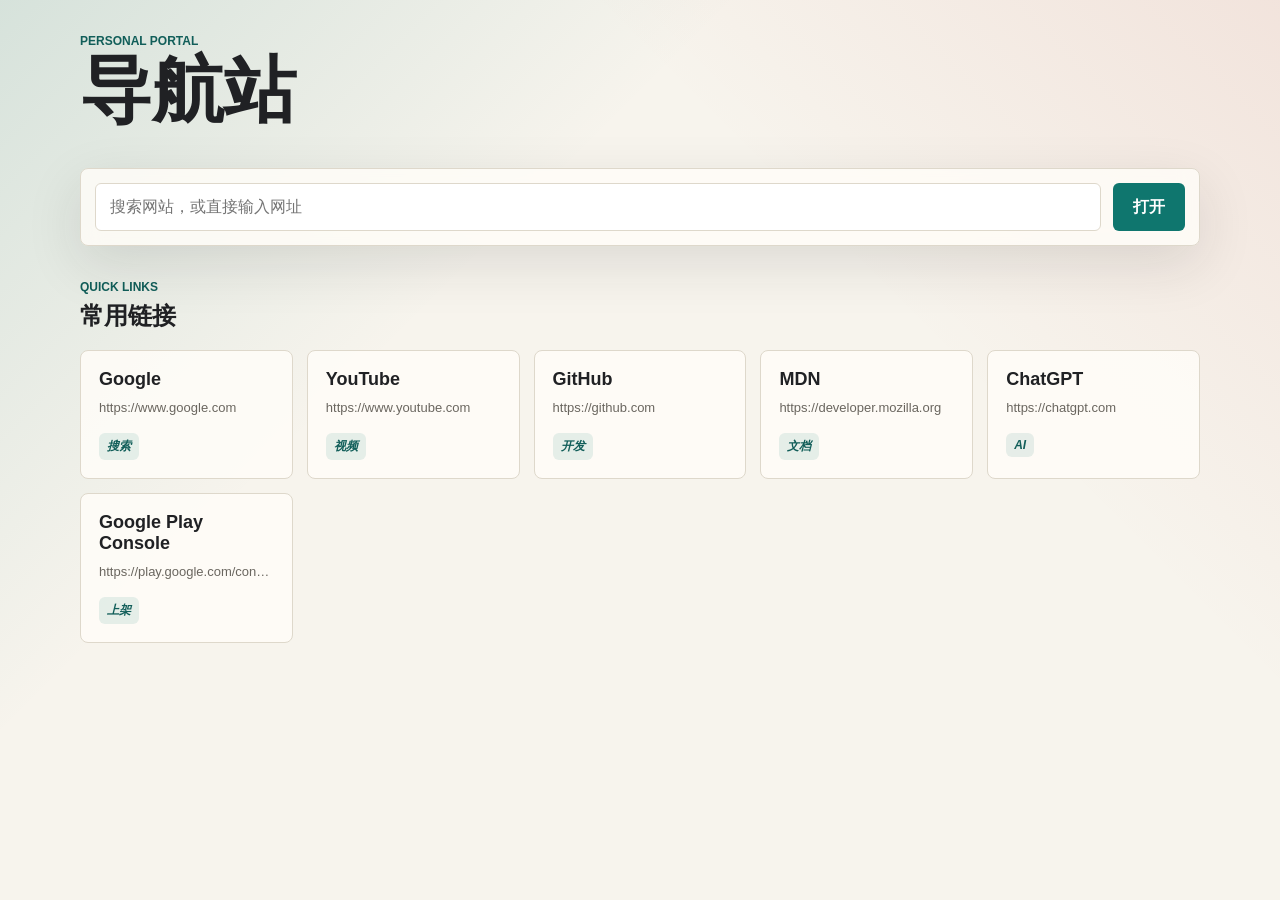
<file: index.html>
<!doctype html>
<html lang="zh-CN">
  <head>
    <meta charset="utf-8" />
    <meta name="viewport" content="width=device-width, initial-scale=1" />
    <title>导航站</title>
    <link rel="stylesheet" href="styles.css" />
  </head>
  <body>
    <main class="shell">
      <header class="topbar">
        <div>
          <p class="eyebrow">Personal Portal</p>
          <h1>导航站</h1>
        </div>
      </header>

      <section class="search-panel" aria-label="搜索">
        <form id="searchForm" class="search-form">
          <input
            id="searchInput"
            type="search"
            placeholder="搜索网站，或直接输入网址"
            autocomplete="off"
          />
          <button type="submit">打开</button>
        </form>
      </section>

      <section class="section-head">
        <div>
          <p class="eyebrow">Quick Links</p>
          <h2>常用链接</h2>
        </div>
        <button id="addLinkButton" class="admin-only" type="button">添加链接</button>
      </section>

      <section id="linkGrid" class="link-grid" aria-live="polite"></section>
    </main>

    <div id="modalBackdrop" class="modal-backdrop" hidden>
      <section class="modal" role="dialog" aria-modal="true" aria-labelledby="modalTitle">
        <button class="close-button" id="closeModal" type="button" aria-label="关闭">×</button>

        <form id="loginForm" class="modal-view">
          <h2 id="modalTitle">管理登录</h2>
          <p>登录后可添加或删除导航链接。</p>
          <label>
            管理密码
            <input id="passwordInput" type="password" autocomplete="current-password" />
          </label>
          <button type="submit">登录</button>
          <small id="loginHint">默认密码：admin123</small>
        </form>

        <form id="linkForm" class="modal-view" hidden>
          <h2>添加链接</h2>
          <label>
            名称
            <input id="linkName" type="text" placeholder="例如：Google" maxlength="24" />
          </label>
          <label>
            网址
            <input id="linkUrl" type="url" placeholder="https://example.com" />
          </label>
          <label>
            分类
            <input id="linkCategory" type="text" placeholder="工具 / 学习 / 工作" maxlength="18" />
          </label>
          <button type="submit">保存链接</button>
        </form>
      </section>
    </div>

    <script src="script.js"></script>
  </body>
</html>
</file>
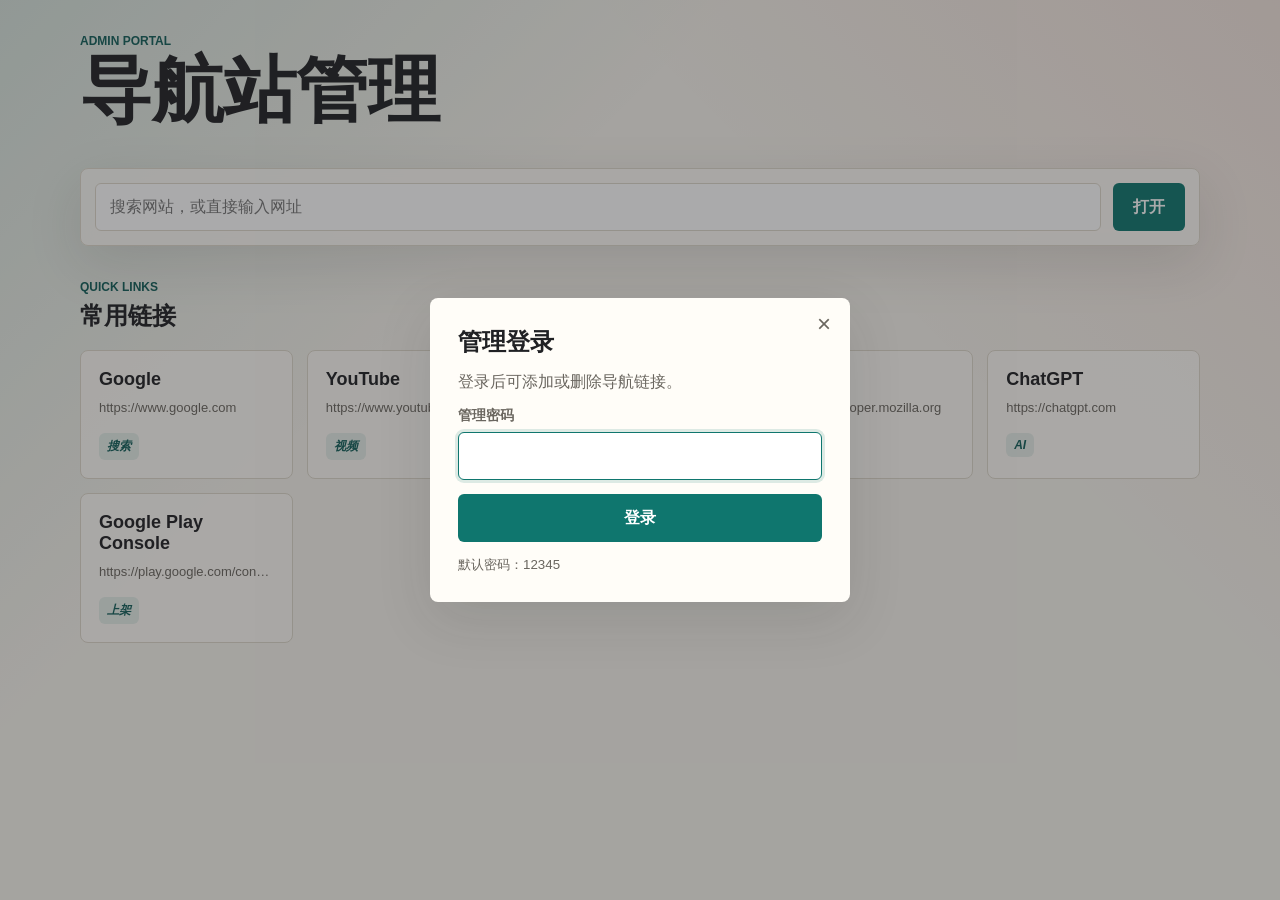
<file: sun/index.html>
<!doctype html>
<html lang="zh-CN">
  <head>
    <meta charset="utf-8" />
    <meta name="viewport" content="width=device-width, initial-scale=1" />
    <base href="../" />
    <title>导航站管理</title>
    <link rel="stylesheet" href="styles.css" />
  </head>
  <body>
    <main class="shell">
      <header class="topbar">
        <div>
          <p class="eyebrow">Admin Portal</p>
          <h1>导航站管理</h1>
        </div>
      </header>

      <section class="search-panel" aria-label="搜索">
        <form id="searchForm" class="search-form">
          <input
            id="searchInput"
            type="search"
            placeholder="搜索网站，或直接输入网址"
            autocomplete="off"
          />
          <button type="submit">打开</button>
        </form>
      </section>

      <section class="section-head">
        <div>
          <p class="eyebrow">Quick Links</p>
          <h2>常用链接</h2>
        </div>
        <button id="addLinkButton" class="admin-only" type="button">添加链接</button>
      </section>

      <section id="linkGrid" class="link-grid" aria-live="polite"></section>
    </main>

    <div id="modalBackdrop" class="modal-backdrop" hidden>
      <section class="modal" role="dialog" aria-modal="true" aria-labelledby="modalTitle">
        <button class="close-button" id="closeModal" type="button" aria-label="关闭">×</button>

        <form id="loginForm" class="modal-view">
          <h2 id="modalTitle">管理登录</h2>
          <p>登录后可添加或删除导航链接。</p>
          <label>
            管理密码
            <input id="passwordInput" type="password" autocomplete="current-password" />
          </label>
          <button type="submit">登录</button>
          <small id="loginHint">默认密码：12345</small>
        </form>

        <form id="linkForm" class="modal-view" hidden>
          <h2>添加链接</h2>
          <label>
            名称
            <input id="linkName" type="text" placeholder="例如：Google" maxlength="24" />
          </label>
          <label>
            网址
            <input id="linkUrl" type="url" placeholder="https://example.com" />
          </label>
          <label>
            分类
            <input id="linkCategory" type="text" placeholder="工具 / 学习 / 工作" maxlength="18" />
          </label>
          <button type="submit">保存链接</button>
        </form>
      </section>
    </div>

    <script src="script.js"></script>
  </body>
</html>
</file>
<file: styles.css>
:root {
  color-scheme: light;
  --bg: #f7f4ed;
  --paper: #fffdf8;
  --ink: #202124;
  --muted: #6a665f;
  --line: #ded8cb;
  --accent: #0f766e;
  --accent-strong: #115e59;
  --warn: #b42318;
  --shadow: 0 18px 55px rgba(32, 33, 36, 0.12);
}

* {
  box-sizing: border-box;
}

body {
  margin: 0;
  min-height: 100vh;
  color: var(--ink);
  font-family: "Segoe UI", "Microsoft YaHei", Arial, sans-serif;
  background:
    linear-gradient(135deg, rgba(15, 118, 110, 0.14), transparent 34%),
    linear-gradient(225deg, rgba(180, 35, 24, 0.08), transparent 32%),
    var(--bg);
}

button,
input {
  font: inherit;
}

button {
  border: 0;
  cursor: pointer;
}

.shell {
  width: min(1120px, calc(100% - 32px));
  margin: 0 auto;
  padding: 34px 0 56px;
}

.topbar,
.section-head {
  display: flex;
  align-items: center;
  justify-content: space-between;
  gap: 18px;
}

.eyebrow {
  margin: 0 0 6px;
  color: var(--accent-strong);
  font-size: 12px;
  font-weight: 700;
  letter-spacing: 0;
  text-transform: uppercase;
}

h1,
h2 {
  margin: 0;
  letter-spacing: 0;
}

h1 {
  font-size: clamp(34px, 7vw, 72px);
  line-height: 1;
}

h2 {
  font-size: 24px;
}

.ghost-trigger {
  width: 18px;
  height: 18px;
  border-radius: 50%;
  background: rgba(15, 118, 110, 0.18);
  box-shadow: inset 0 0 0 1px rgba(15, 118, 110, 0.24);
}

.ghost-trigger:hover {
  background: var(--accent);
}

.search-panel {
  margin: 42px 0 34px;
  padding: 14px;
  border: 1px solid var(--line);
  border-radius: 8px;
  background: rgba(255, 253, 248, 0.82);
  box-shadow: var(--shadow);
  backdrop-filter: blur(10px);
}

.search-form {
  display: grid;
  grid-template-columns: 1fr auto;
  gap: 12px;
}

.search-form input,
.modal input {
  width: 100%;
  min-height: 48px;
  border: 1px solid var(--line);
  border-radius: 6px;
  padding: 0 14px;
  color: var(--ink);
  background: #fff;
  outline: none;
}

.search-form input:focus,
.modal input:focus {
  border-color: var(--accent);
  box-shadow: 0 0 0 3px rgba(15, 118, 110, 0.14);
}

.search-form button,
.admin-only,
.modal button[type="submit"] {
  min-height: 48px;
  border-radius: 6px;
  padding: 0 20px;
  color: #fff;
  font-weight: 700;
  background: var(--accent);
}

.search-form button:hover,
.admin-only:hover,
.modal button[type="submit"]:hover {
  background: var(--accent-strong);
}

.admin-only {
  display: none;
}

.is-admin .admin-only {
  display: inline-flex;
  align-items: center;
}

.link-grid {
  display: grid;
  grid-template-columns: repeat(auto-fit, minmax(190px, 1fr));
  gap: 14px;
  margin-top: 18px;
}

.link-card {
  position: relative;
  min-height: 126px;
  padding: 18px;
  border: 1px solid var(--line);
  border-radius: 8px;
  color: inherit;
  text-decoration: none;
  background: rgba(255, 253, 248, 0.86);
  transition: transform 0.18s ease, border-color 0.18s ease, box-shadow 0.18s ease;
}

.link-card:hover {
  transform: translateY(-3px);
  border-color: rgba(15, 118, 110, 0.45);
  box-shadow: 0 14px 32px rgba(32, 33, 36, 0.1);
}

.link-card strong {
  display: block;
  margin-bottom: 10px;
  font-size: 18px;
}

.link-card span {
  display: block;
  color: var(--muted);
  font-size: 13px;
  overflow: hidden;
  text-overflow: ellipsis;
  white-space: nowrap;
}

.category {
  display: inline-flex;
  max-width: 100%;
  margin-top: 18px;
  padding: 5px 8px;
  border-radius: 6px;
  color: var(--accent-strong);
  font-size: 12px;
  font-weight: 700;
  background: rgba(15, 118, 110, 0.1);
}

.delete-link {
  display: none;
  position: absolute;
  top: 10px;
  right: 10px;
  width: 28px;
  height: 28px;
  border-radius: 6px;
  color: var(--warn);
  background: rgba(180, 35, 24, 0.08);
}

.is-admin .delete-link {
  display: grid;
  place-items: center;
}

.modal-backdrop {
  position: fixed;
  inset: 0;
  display: grid;
  place-items: center;
  padding: 18px;
  background: rgba(32, 33, 36, 0.38);
}

.modal-backdrop[hidden] {
  display: none;
}

.modal {
  position: relative;
  width: min(420px, 100%);
  padding: 28px;
  border-radius: 8px;
  background: var(--paper);
  box-shadow: var(--shadow);
}

.close-button {
  position: absolute;
  top: 10px;
  right: 10px;
  width: 32px;
  height: 32px;
  border-radius: 6px;
  color: var(--muted);
  background: transparent;
  font-size: 24px;
  line-height: 1;
}

.modal-view {
  display: grid;
  gap: 14px;
}

.modal-view[hidden] {
  display: none;
}

.modal p,
.modal small {
  margin: 0;
  color: var(--muted);
}

.modal label {
  display: grid;
  gap: 7px;
  color: var(--muted);
  font-size: 14px;
  font-weight: 700;
}

@media (max-width: 620px) {
  .shell {
    width: min(100% - 22px, 1120px);
    padding-top: 22px;
  }

  .topbar,
  .section-head,
  .search-form {
    align-items: stretch;
    grid-template-columns: 1fr;
  }

  .topbar,
  .section-head {
    flex-direction: column;
  }

  .ghost-trigger {
    align-self: flex-end;
  }
}
</file>
